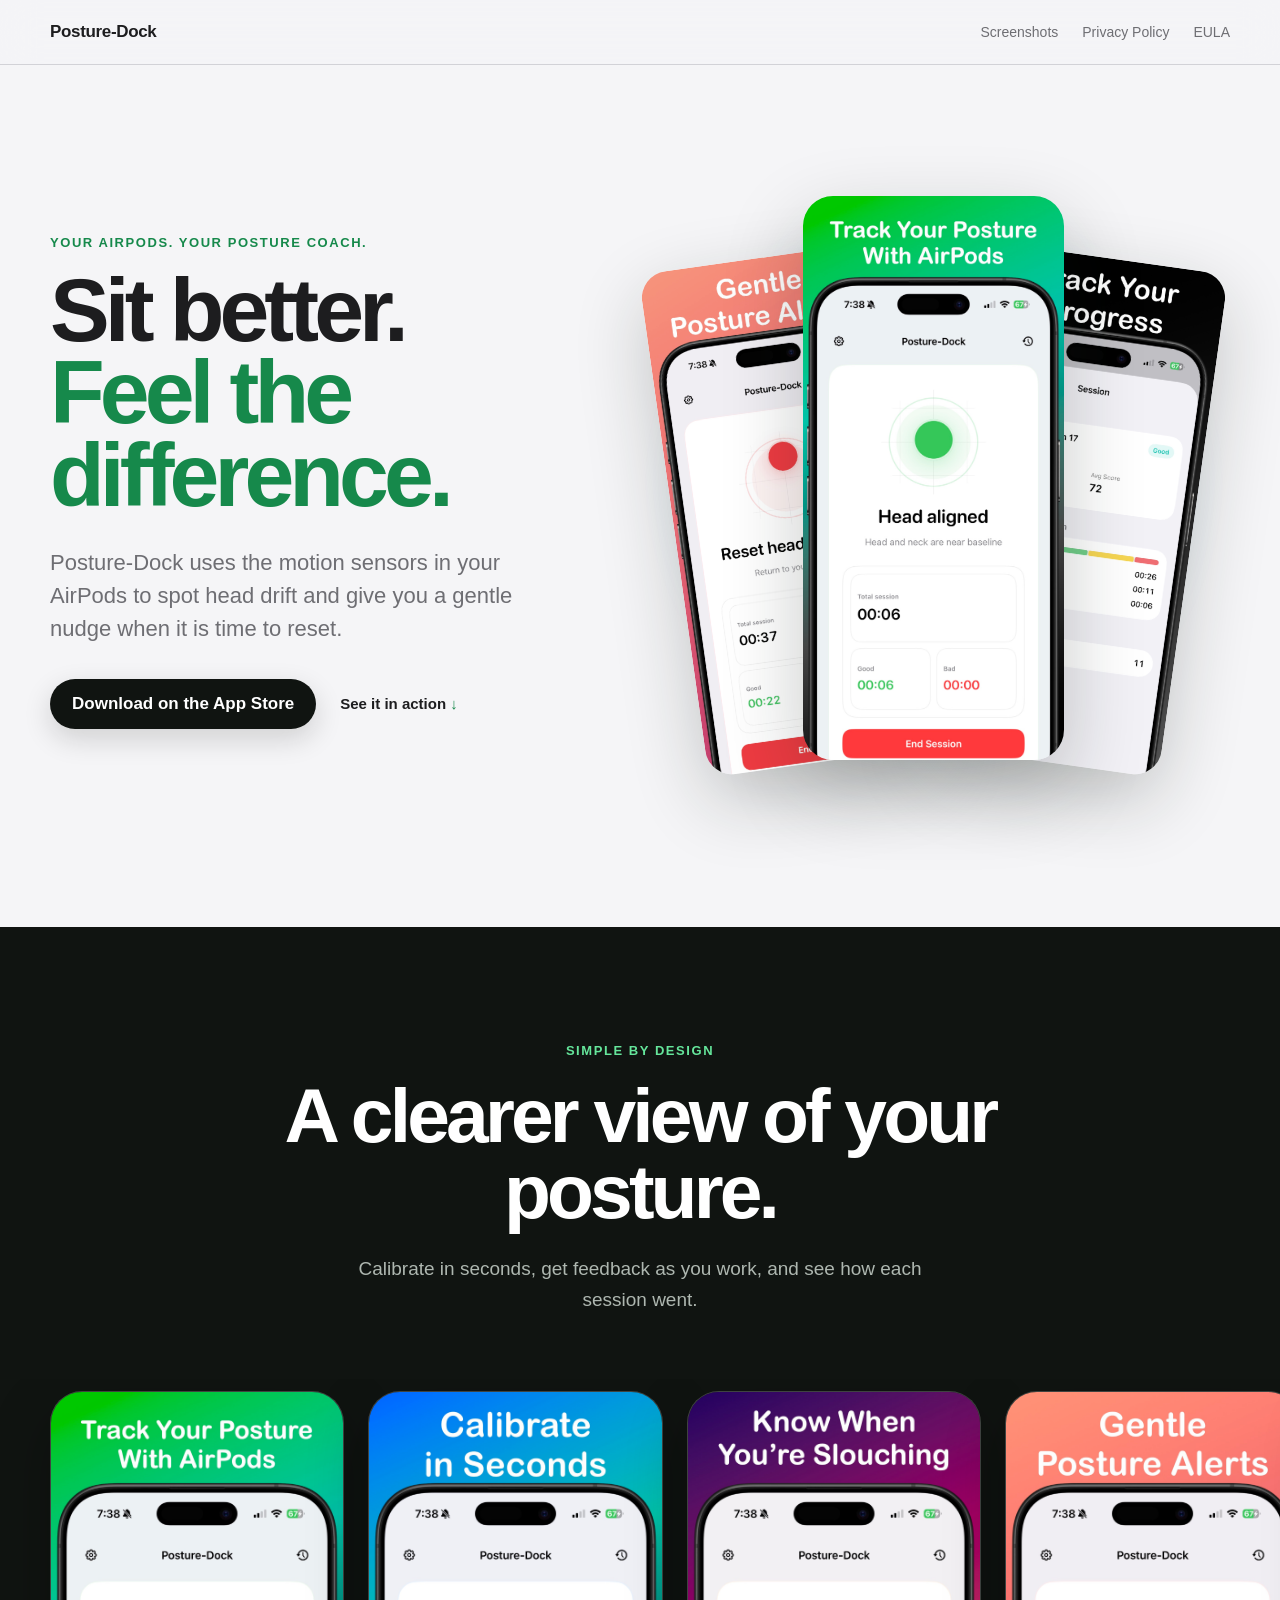
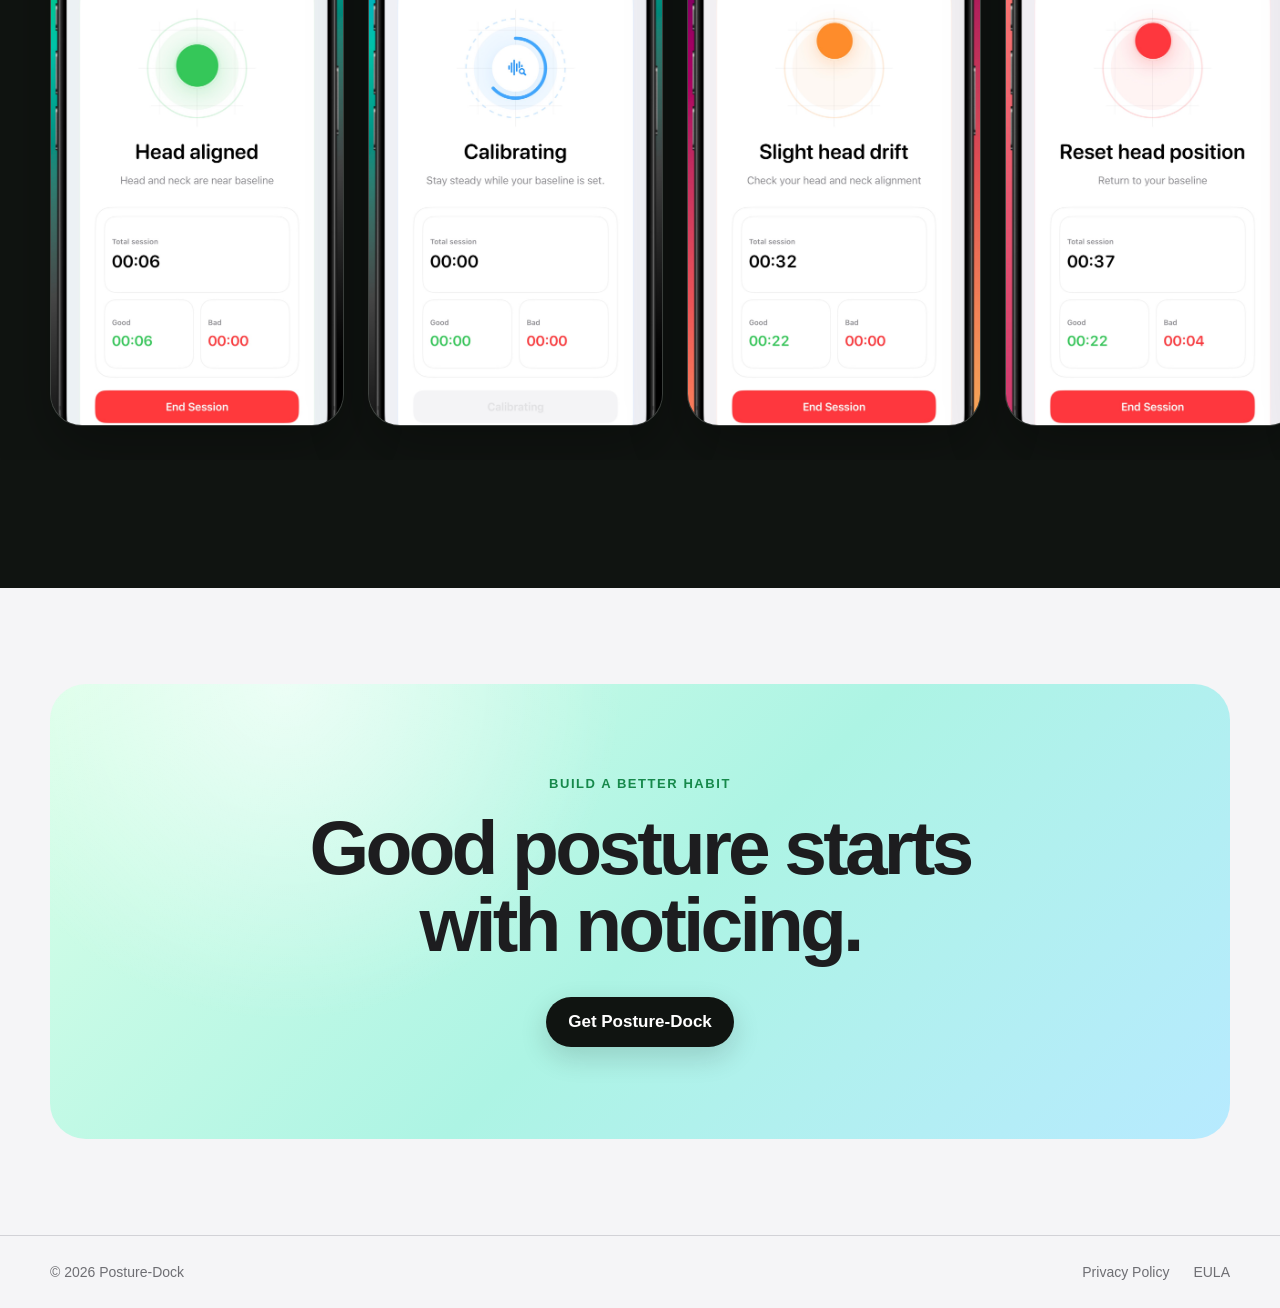
<file: index.html>
<!doctype html>
<html lang="en">
  <head>
    <meta charset="utf-8">
    <meta name="viewport" content="width=device-width, initial-scale=1">
    <meta
      name="description"
      content="Posture-Dock turns compatible AirPods into a gentle posture coach, with live feedback, alerts, and session history."
    >
    <meta name="theme-color" content="#f5f5f7">
    <meta property="og:title" content="Posture-Dock">
    <meta
      property="og:description"
      content="Real-time posture feedback powered by your AirPods."
    >
    <meta property="og:type" content="website">
    <title>Posture-Dock</title>
    <link rel="stylesheet" href="styles.css">
  </head>
  <body>
    <a class="skip-link" href="#main-content">Skip to main content</a>

    <header class="site-header">
      <div class="container nav-shell">
        <a class="brand" href="index.html" aria-label="Posture-Dock home">
          Posture-Dock
        </a>
        <nav aria-label="Primary navigation">
          <a href="#screenshots">Screenshots</a>
          <a href="privacy-policy.html">Privacy Policy</a>
          <a href="eula.html">EULA</a>
        </nav>
      </div>
    </header>

    <main id="main-content" class="home-main">
      <section class="hero">
        <div class="container hero-grid">
          <div class="hero-copy">
            <p class="eyebrow">Your AirPods. Your posture coach.</p>
            <h1>Sit better.<br><span>Feel the difference.</span></h1>
            <p class="hero-description">
              Posture-Dock uses the motion sensors in your AirPods to spot head
              drift and give you a gentle nudge when it is time to reset.
            </p>
            <div class="hero-actions">
              <a
                class="button button-primary"
                href="https://apps.apple.com/us/app/posture-dock/id6781493871"
              >
                Download on the App Store
              </a>
              <a class="text-button" href="#screenshots">See it in action</a>
            </div>
          </div>

          <div class="hero-visual" aria-label="Posture-Dock app previews">
            <div class="hero-glow"></div>
            <img
              class="hero-screen hero-screen-left"
              src="app-screenshots/posture-alerts.jpeg"
              alt="Posture-Dock showing a posture alert"
            >
            <img
              class="hero-screen hero-screen-center"
              src="app-screenshots/posture-tracking.jpeg"
              alt="Posture-Dock showing live aligned posture"
            >
            <img
              class="hero-screen hero-screen-right"
              src="app-screenshots/posture-progress.jpeg"
              alt="Posture-Dock session progress summary"
            >
          </div>
        </div>
      </section>

      <section id="screenshots" class="showcase" aria-labelledby="showcase-title">
        <div class="container showcase-heading">
          <p class="eyebrow">Simple by design</p>
          <h2 id="showcase-title">A clearer view of your posture.</h2>
          <p>Calibrate in seconds, get feedback as you work, and see how each session went.</p>
        </div>

        <div class="screenshot-scroll" tabindex="0" aria-label="App screenshot gallery">
          <figure class="screenshot-card">
            <img src="app-screenshots/posture-tracking.jpeg" alt="Live posture tracking with AirPods" loading="lazy">
          </figure>
          <figure class="screenshot-card">
            <img src="app-screenshots/posture-calibration.jpeg" alt="Quick posture calibration" loading="lazy">
          </figure>
          <figure class="screenshot-card">
            <img src="app-screenshots/posture-drift.jpeg" alt="Slight head drift feedback" loading="lazy">
          </figure>
          <figure class="screenshot-card">
            <img src="app-screenshots/posture-alerts.jpeg" alt="Gentle posture alert" loading="lazy">
          </figure>
          <figure class="screenshot-card">
            <img src="app-screenshots/posture-progress.jpeg" alt="Posture session progress and breakdown" loading="lazy">
          </figure>
        </div>
      </section>

      <section class="closing-cta">
        <div class="container closing-card">
          <p class="eyebrow">Build a better habit</p>
          <h2>Good posture starts with noticing.</h2>
          <a
            class="button button-primary"
            href="https://apps.apple.com/us/app/posture-dock/id6781493871"
          >
            Get Posture-Dock
          </a>
        </div>
      </section>
    </main>

    <footer class="site-footer">
      <div class="container footer-content">
        <p>&copy; 2026 Posture-Dock</p>
        <nav aria-label="Footer navigation">
          <a href="privacy-policy.html">Privacy Policy</a>
          <a href="eula.html">EULA</a>
        </nav>
      </div>
    </footer>
  </body>
</html>
</file>
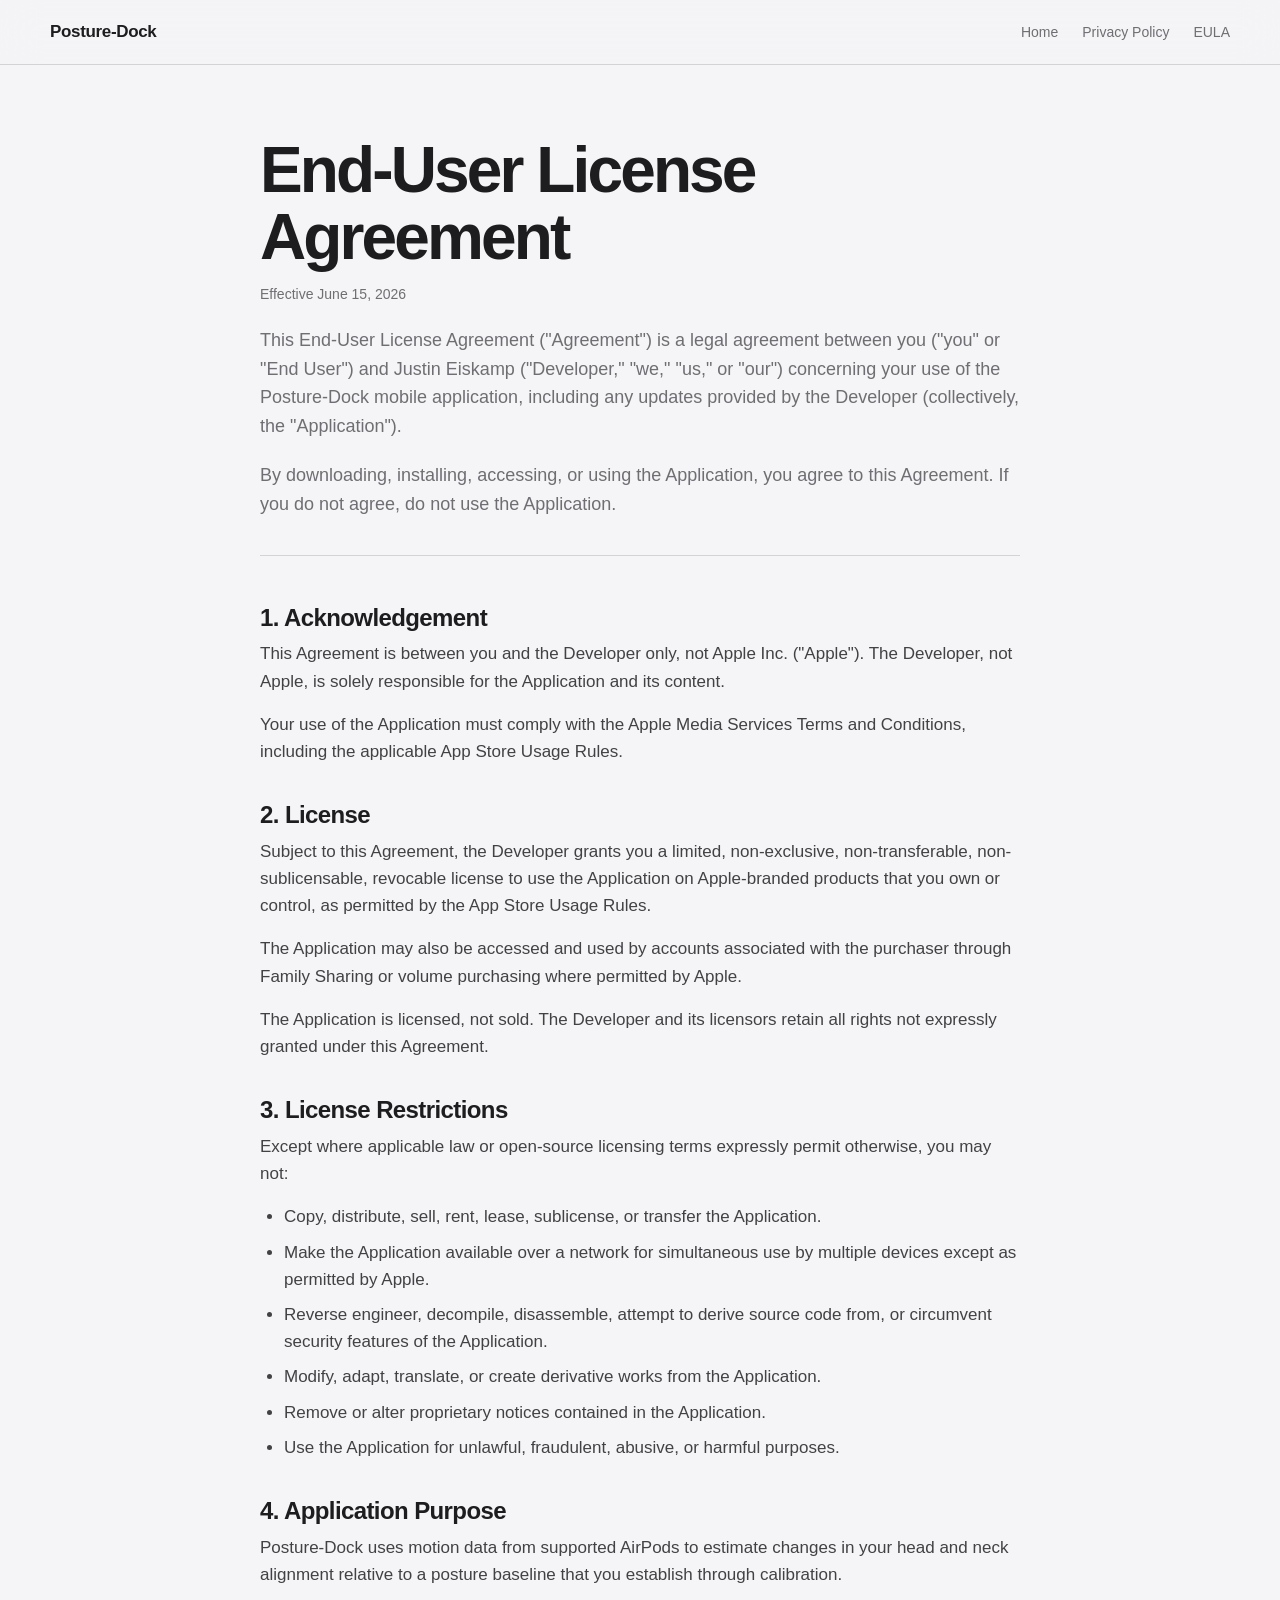
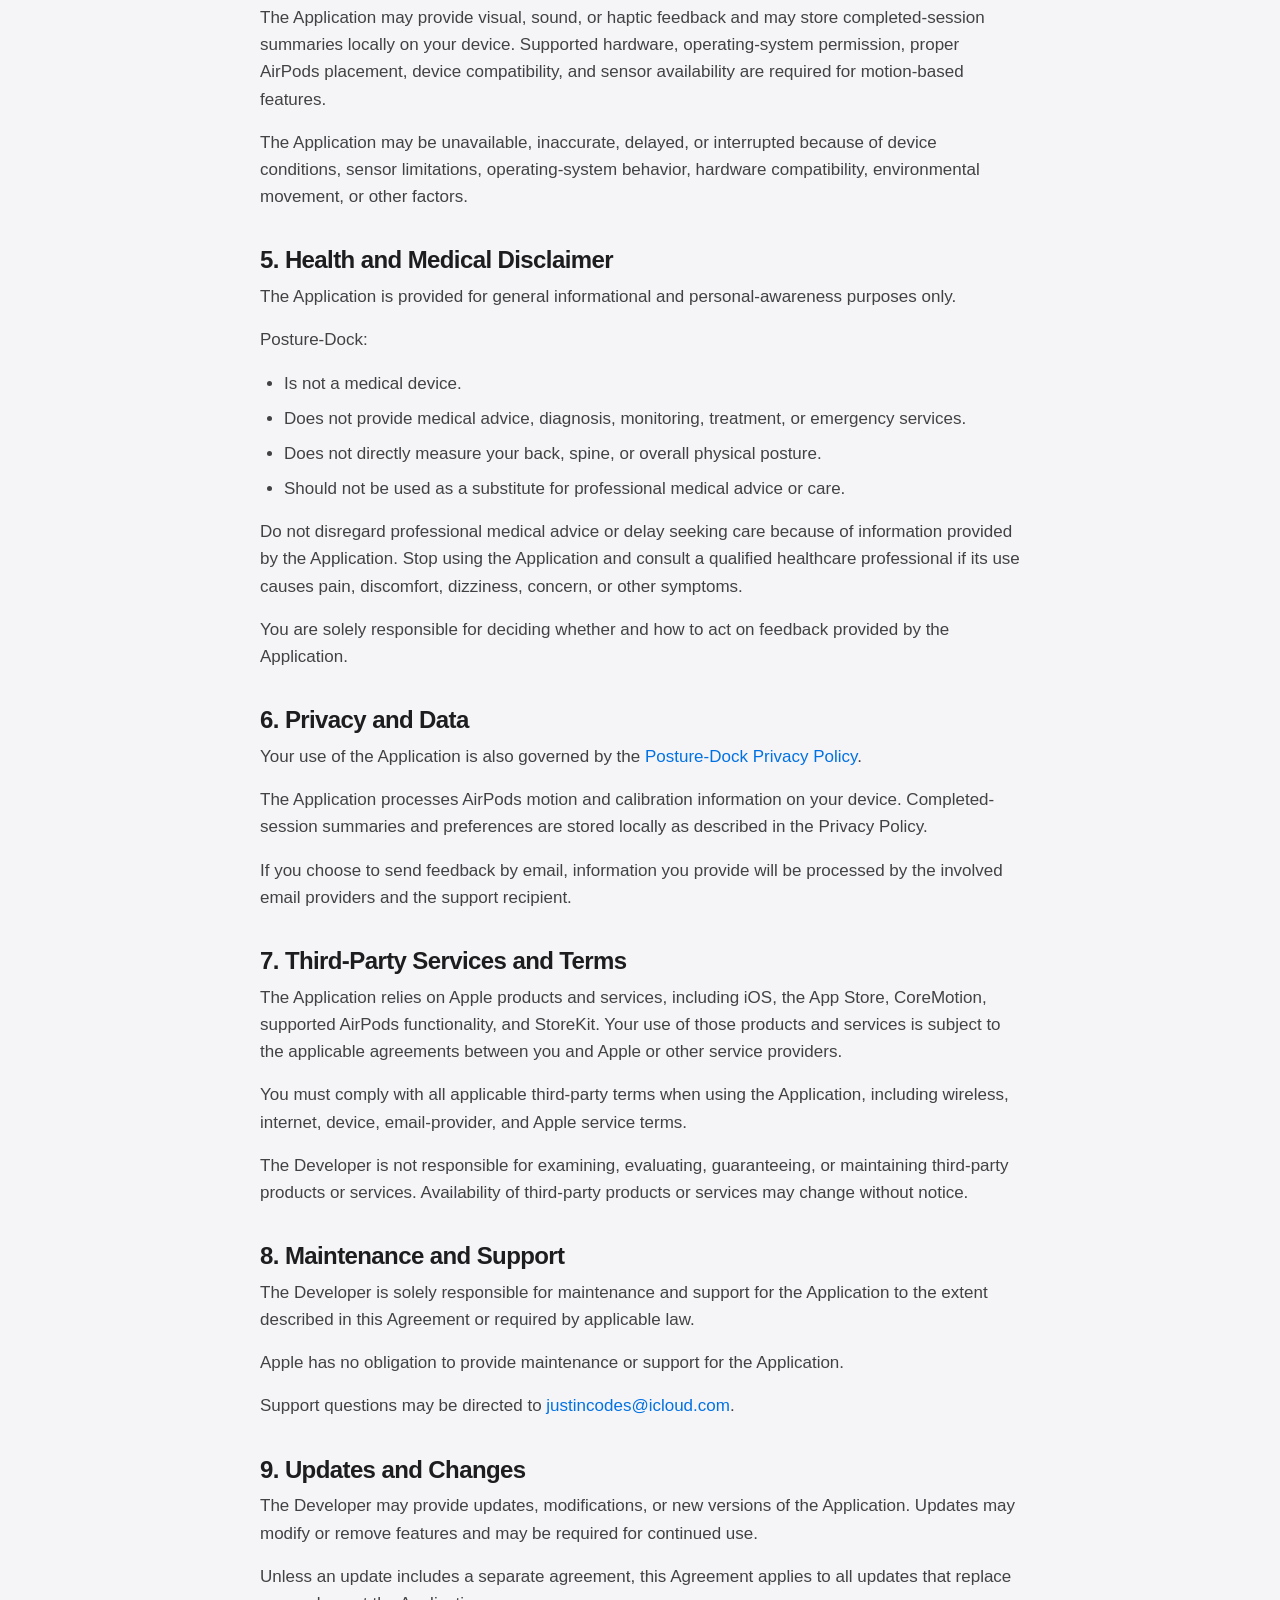
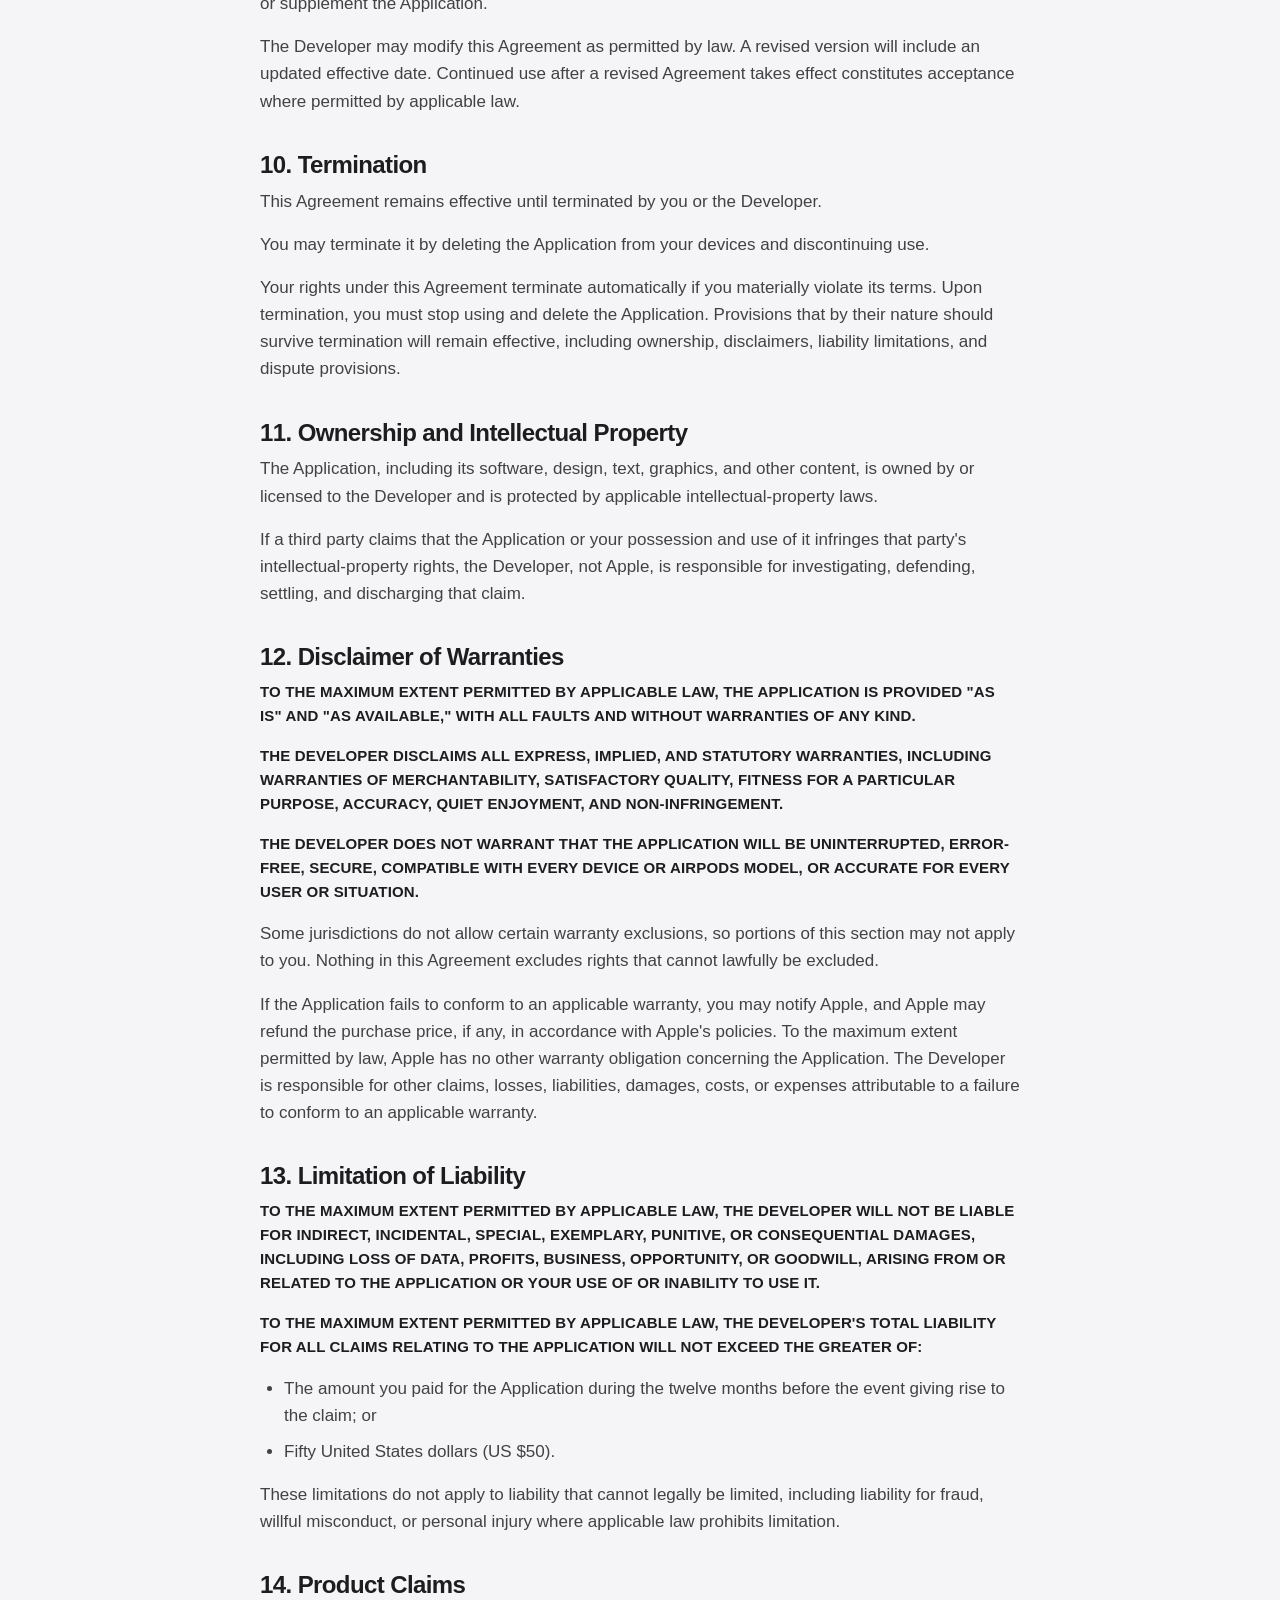
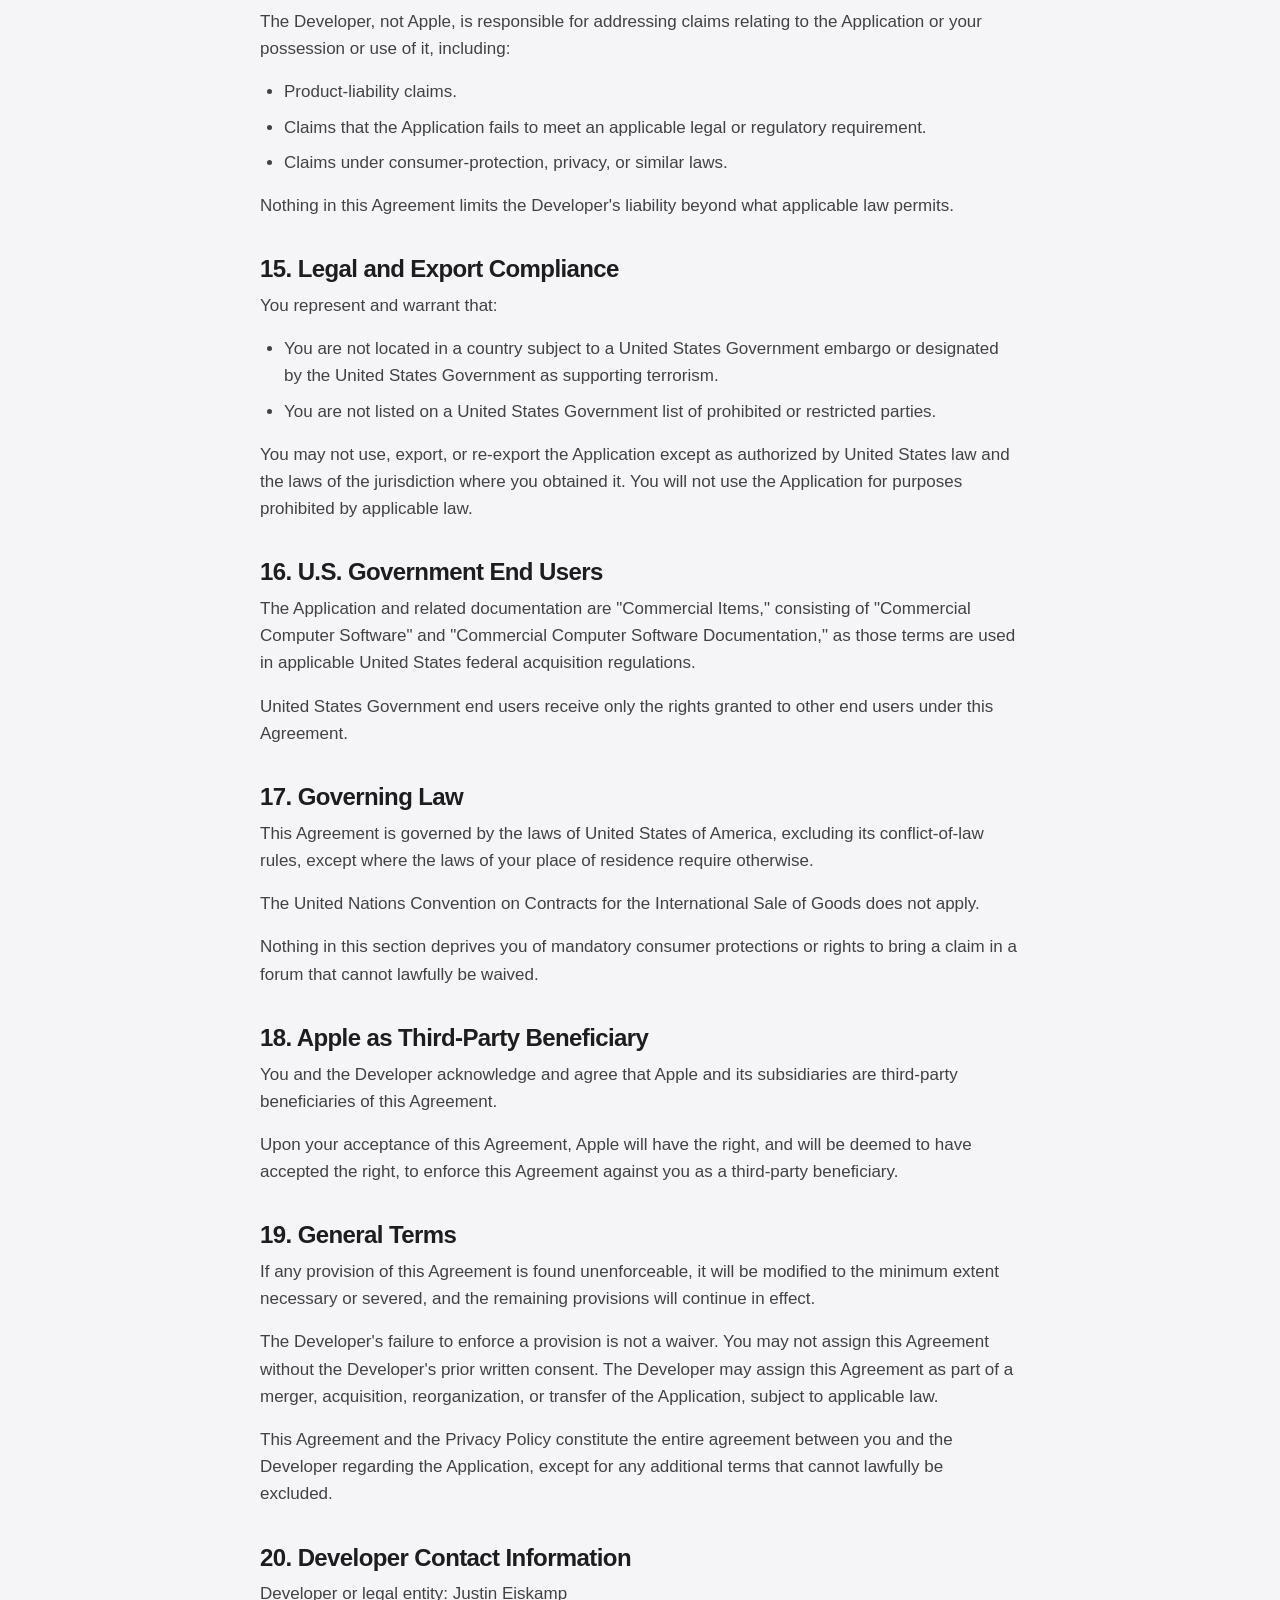
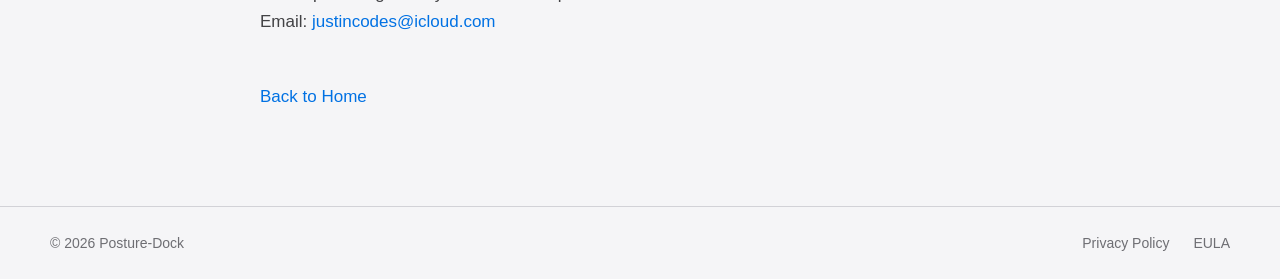
<file: eula.html>
<!doctype html>
<html lang="en">
  <head>
    <meta charset="utf-8">
    <meta name="viewport" content="width=device-width, initial-scale=1">
    <meta
      name="description"
      content="Read the End-User License Agreement governing your use of Posture-Dock."
    >
    <meta name="theme-color" content="#f5f5f7">
    <meta property="og:title" content="End User License Agreement — Posture-Dock">
    <meta
      property="og:description"
      content="View the license terms, health disclaimer, and other conditions that apply to Posture-Dock."
    >
    <meta property="og:type" content="website">
    <title>End User License Agreement — Posture-Dock</title>
    <link rel="stylesheet" href="styles.css">
  </head>
  <body class="legal-page">
    <a class="skip-link" href="#main-content">Skip to main content</a>

    <header class="site-header">
      <div class="container nav-shell">
        <a class="brand" href="index.html" aria-label="Posture-Dock home">
          Posture-Dock
        </a>
        <nav aria-label="Primary navigation">
          <a href="index.html">Home</a>
          <a href="privacy-policy.html">Privacy Policy</a>
          <a href="eula.html" aria-current="page">EULA</a>
        </nav>
      </div>
    </header>

    <main id="main-content" class="legal-main">
      <article class="container legal-document">
        <header class="legal-heading">
          <h1>End-User License Agreement</h1>
          <p class="legal-date">Effective June 15, 2026</p>
          <p>
            This End-User License Agreement ("Agreement") is a legal agreement
            between you ("you" or "End User") and Justin Eiskamp ("Developer,"
            "we," "us," or "our") concerning your use of the Posture-Dock mobile
            application, including any updates provided by the Developer
            (collectively, the "Application").
          </p>
          <p>
            By downloading, installing, accessing, or using the Application, you
            agree to this Agreement. If you do not agree, do not use the
            Application.
          </p>
        </header>

        <section>
          <h2>1. Acknowledgement</h2>
          <p>
            This Agreement is between you and the Developer only, not Apple Inc.
            ("Apple"). The Developer, not Apple, is solely responsible for the
            Application and its content.
          </p>
          <p>
            Your use of the Application must comply with the Apple Media
            Services Terms and Conditions, including the applicable App Store
            Usage Rules.
          </p>
        </section>

        <section>
          <h2>2. License</h2>
          <p>
            Subject to this Agreement, the Developer grants you a limited,
            non-exclusive, non-transferable, non-sublicensable, revocable
            license to use the Application on Apple-branded products that you
            own or control, as permitted by the App Store Usage Rules.
          </p>
          <p>
            The Application may also be accessed and used by accounts associated
            with the purchaser through Family Sharing or volume purchasing where
            permitted by Apple.
          </p>
          <p>
            The Application is licensed, not sold. The Developer and its
            licensors retain all rights not expressly granted under this
            Agreement.
          </p>
        </section>

        <section>
          <h2>3. License Restrictions</h2>
          <p>
            Except where applicable law or open-source licensing terms expressly
            permit otherwise, you may not:
          </p>
          <ul>
            <li>
              Copy, distribute, sell, rent, lease, sublicense, or transfer the
              Application.
            </li>
            <li>
              Make the Application available over a network for simultaneous use
              by multiple devices except as permitted by Apple.
            </li>
            <li>
              Reverse engineer, decompile, disassemble, attempt to derive source
              code from, or circumvent security features of the Application.
            </li>
            <li>
              Modify, adapt, translate, or create derivative works from the
              Application.
            </li>
            <li>
              Remove or alter proprietary notices contained in the Application.
            </li>
            <li>
              Use the Application for unlawful, fraudulent, abusive, or harmful
              purposes.
            </li>
          </ul>
        </section>

        <section>
          <h2>4. Application Purpose</h2>
          <p>
            Posture-Dock uses motion data from supported AirPods to estimate
            changes in your head and neck alignment relative to a posture
            baseline that you establish through calibration.
          </p>
          <p>
            The Application may provide visual, sound, or haptic feedback and
            may store completed-session summaries locally on your device.
            Supported hardware, operating-system permission, proper AirPods
            placement, device compatibility, and sensor availability are
            required for motion-based features.
          </p>
          <p>
            The Application may be unavailable, inaccurate, delayed, or
            interrupted because of device conditions, sensor limitations,
            operating-system behavior, hardware compatibility, environmental
            movement, or other factors.
          </p>
        </section>

        <section>
          <h2>5. Health and Medical Disclaimer</h2>
          <p>
            The Application is provided for general informational and
            personal-awareness purposes only.
          </p>
          <p>Posture-Dock:</p>
          <ul>
            <li>Is not a medical device.</li>
            <li>
              Does not provide medical advice, diagnosis, monitoring, treatment,
              or emergency services.
            </li>
            <li>
              Does not directly measure your back, spine, or overall physical
              posture.
            </li>
            <li>
              Should not be used as a substitute for professional medical advice
              or care.
            </li>
          </ul>
          <p>
            Do not disregard professional medical advice or delay seeking care
            because of information provided by the Application. Stop using the
            Application and consult a qualified healthcare professional if its
            use causes pain, discomfort, dizziness, concern, or other symptoms.
          </p>
          <p>
            You are solely responsible for deciding whether and how to act on
            feedback provided by the Application.
          </p>
        </section>

        <section>
          <h2>6. Privacy and Data</h2>
          <p>
            Your use of the Application is also governed by the
            <a class="text-link" href="privacy-policy.html">
              Posture-Dock Privacy Policy</a>.
          </p>
          <p>
            The Application processes AirPods motion and calibration information
            on your device. Completed-session summaries and preferences are
            stored locally as described in the Privacy Policy.
          </p>
          <p>
            If you choose to send feedback by email, information you provide
            will be processed by the involved email providers and the support
            recipient.
          </p>
        </section>

        <section>
          <h2>7. Third-Party Services and Terms</h2>
          <p>
            The Application relies on Apple products and services, including
            iOS, the App Store, CoreMotion, supported AirPods functionality, and
            StoreKit. Your use of those products and services is subject to the
            applicable agreements between you and Apple or other service
            providers.
          </p>
          <p>
            You must comply with all applicable third-party terms when using the
            Application, including wireless, internet, device, email-provider,
            and Apple service terms.
          </p>
          <p>
            The Developer is not responsible for examining, evaluating,
            guaranteeing, or maintaining third-party products or services.
            Availability of third-party products or services may change without
            notice.
          </p>
        </section>

        <section>
          <h2>8. Maintenance and Support</h2>
          <p>
            The Developer is solely responsible for maintenance and support for
            the Application to the extent described in this Agreement or
            required by applicable law.
          </p>
          <p>
            Apple has no obligation to provide maintenance or support for the
            Application.
          </p>
          <p>
            Support questions may be directed to
            <a class="text-link" href="mailto:justincodes@icloud.com">
              justincodes@icloud.com</a>.
          </p>
        </section>

        <section>
          <h2>9. Updates and Changes</h2>
          <p>
            The Developer may provide updates, modifications, or new versions of
            the Application. Updates may modify or remove features and may be
            required for continued use.
          </p>
          <p>
            Unless an update includes a separate agreement, this Agreement
            applies to all updates that replace or supplement the Application.
          </p>
          <p>
            The Developer may modify this Agreement as permitted by law. A
            revised version will include an updated effective date. Continued
            use after a revised Agreement takes effect constitutes acceptance
            where permitted by applicable law.
          </p>
        </section>

        <section>
          <h2>10. Termination</h2>
          <p>
            This Agreement remains effective until terminated by you or the
            Developer.
          </p>
          <p>
            You may terminate it by deleting the Application from your devices
            and discontinuing use.
          </p>
          <p>
            Your rights under this Agreement terminate automatically if you
            materially violate its terms. Upon termination, you must stop using
            and delete the Application. Provisions that by their nature should
            survive termination will remain effective, including ownership,
            disclaimers, liability limitations, and dispute provisions.
          </p>
        </section>

        <section>
          <h2>11. Ownership and Intellectual Property</h2>
          <p>
            The Application, including its software, design, text, graphics, and
            other content, is owned by or licensed to the Developer and is
            protected by applicable intellectual-property laws.
          </p>
          <p>
            If a third party claims that the Application or your possession and
            use of it infringes that party's intellectual-property rights, the
            Developer, not Apple, is responsible for investigating, defending,
            settling, and discharging that claim.
          </p>
        </section>

        <section>
          <h2>12. Disclaimer of Warranties</h2>
          <p class="legal-emphasis">
            TO THE MAXIMUM EXTENT PERMITTED BY APPLICABLE LAW, THE APPLICATION
            IS PROVIDED "AS IS" AND "AS AVAILABLE," WITH ALL FAULTS AND WITHOUT
            WARRANTIES OF ANY KIND.
          </p>
          <p class="legal-emphasis">
            THE DEVELOPER DISCLAIMS ALL EXPRESS, IMPLIED, AND STATUTORY
            WARRANTIES, INCLUDING WARRANTIES OF MERCHANTABILITY, SATISFACTORY
            QUALITY, FITNESS FOR A PARTICULAR PURPOSE, ACCURACY, QUIET ENJOYMENT,
            AND NON-INFRINGEMENT.
          </p>
          <p class="legal-emphasis">
            THE DEVELOPER DOES NOT WARRANT THAT THE APPLICATION WILL BE
            UNINTERRUPTED, ERROR-FREE, SECURE, COMPATIBLE WITH EVERY DEVICE OR
            AIRPODS MODEL, OR ACCURATE FOR EVERY USER OR SITUATION.
          </p>
          <p>
            Some jurisdictions do not allow certain warranty exclusions, so
            portions of this section may not apply to you. Nothing in this
            Agreement excludes rights that cannot lawfully be excluded.
          </p>
          <p>
            If the Application fails to conform to an applicable warranty, you
            may notify Apple, and Apple may refund the purchase price, if any, in
            accordance with Apple's policies. To the maximum extent permitted by
            law, Apple has no other warranty obligation concerning the
            Application. The Developer is responsible for other claims, losses,
            liabilities, damages, costs, or expenses attributable to a failure
            to conform to an applicable warranty.
          </p>
        </section>

        <section>
          <h2>13. Limitation of Liability</h2>
          <p class="legal-emphasis">
            TO THE MAXIMUM EXTENT PERMITTED BY APPLICABLE LAW, THE DEVELOPER WILL
            NOT BE LIABLE FOR INDIRECT, INCIDENTAL, SPECIAL, EXEMPLARY, PUNITIVE,
            OR CONSEQUENTIAL DAMAGES, INCLUDING LOSS OF DATA, PROFITS, BUSINESS,
            OPPORTUNITY, OR GOODWILL, ARISING FROM OR RELATED TO THE APPLICATION
            OR YOUR USE OF OR INABILITY TO USE IT.
          </p>
          <p class="legal-emphasis">
            TO THE MAXIMUM EXTENT PERMITTED BY APPLICABLE LAW, THE DEVELOPER'S
            TOTAL LIABILITY FOR ALL CLAIMS RELATING TO THE APPLICATION WILL NOT
            EXCEED THE GREATER OF:
          </p>
          <ul>
            <li>
              The amount you paid for the Application during the twelve months
              before the event giving rise to the claim; or
            </li>
            <li>Fifty United States dollars (US $50).</li>
          </ul>
          <p>
            These limitations do not apply to liability that cannot legally be
            limited, including liability for fraud, willful misconduct, or
            personal injury where applicable law prohibits limitation.
          </p>
        </section>

        <section>
          <h2>14. Product Claims</h2>
          <p>
            The Developer, not Apple, is responsible for addressing claims
            relating to the Application or your possession or use of it,
            including:
          </p>
          <ul>
            <li>Product-liability claims.</li>
            <li>
              Claims that the Application fails to meet an applicable legal or
              regulatory requirement.
            </li>
            <li>
              Claims under consumer-protection, privacy, or similar laws.
            </li>
          </ul>
          <p>
            Nothing in this Agreement limits the Developer's liability beyond
            what applicable law permits.
          </p>
        </section>

        <section>
          <h2>15. Legal and Export Compliance</h2>
          <p>You represent and warrant that:</p>
          <ul>
            <li>
              You are not located in a country subject to a United States
              Government embargo or designated by the United States Government
              as supporting terrorism.
            </li>
            <li>
              You are not listed on a United States Government list of
              prohibited or restricted parties.
            </li>
          </ul>
          <p>
            You may not use, export, or re-export the Application except as
            authorized by United States law and the laws of the jurisdiction
            where you obtained it. You will not use the Application for purposes
            prohibited by applicable law.
          </p>
        </section>

        <section>
          <h2>16. U.S. Government End Users</h2>
          <p>
            The Application and related documentation are "Commercial Items,"
            consisting of "Commercial Computer Software" and "Commercial
            Computer Software Documentation," as those terms are used in
            applicable United States federal acquisition regulations.
          </p>
          <p>
            United States Government end users receive only the rights granted
            to other end users under this Agreement.
          </p>
        </section>

        <section>
          <h2>17. Governing Law</h2>
          <p>
            This Agreement is governed by the laws of United States of America,
            excluding its conflict-of-law rules, except where the laws of your
            place of residence require otherwise.
          </p>
          <p>
            The United Nations Convention on Contracts for the International
            Sale of Goods does not apply.
          </p>
          <p>
            Nothing in this section deprives you of mandatory consumer
            protections or rights to bring a claim in a forum that cannot
            lawfully be waived.
          </p>
        </section>

        <section>
          <h2>18. Apple as Third-Party Beneficiary</h2>
          <p>
            You and the Developer acknowledge and agree that Apple and its
            subsidiaries are third-party beneficiaries of this Agreement.
          </p>
          <p>
            Upon your acceptance of this Agreement, Apple will have the right,
            and will be deemed to have accepted the right, to enforce this
            Agreement against you as a third-party beneficiary.
          </p>
        </section>

        <section>
          <h2>19. General Terms</h2>
          <p>
            If any provision of this Agreement is found unenforceable, it will
            be modified to the minimum extent necessary or severed, and the
            remaining provisions will continue in effect.
          </p>
          <p>
            The Developer's failure to enforce a provision is not a waiver. You
            may not assign this Agreement without the Developer's prior written
            consent. The Developer may assign this Agreement as part of a
            merger, acquisition, reorganization, or transfer of the Application,
            subject to applicable law.
          </p>
          <p>
            This Agreement and the Privacy Policy constitute the entire
            agreement between you and the Developer regarding the Application,
            except for any additional terms that cannot lawfully be excluded.
          </p>
        </section>

        <section>
          <h2>20. Developer Contact Information</h2>
          <p>
            Developer or legal entity: Justin Eiskamp<br>
            Email:
            <a class="text-link" href="mailto:justincodes@icloud.com">
              justincodes@icloud.com
            </a>
          </p>
        </section>

        <a class="text-link back-link" href="index.html">Back to Home</a>
      </article>
    </main>

    <footer class="site-footer">
      <div class="container footer-content">
        <p>&copy; 2026 Posture-Dock</p>
        <nav aria-label="Footer navigation">
          <a href="privacy-policy.html">Privacy Policy</a>
          <a href="eula.html" aria-current="page">EULA</a>
        </nav>
      </div>
    </footer>
  </body>
</html>
</file>
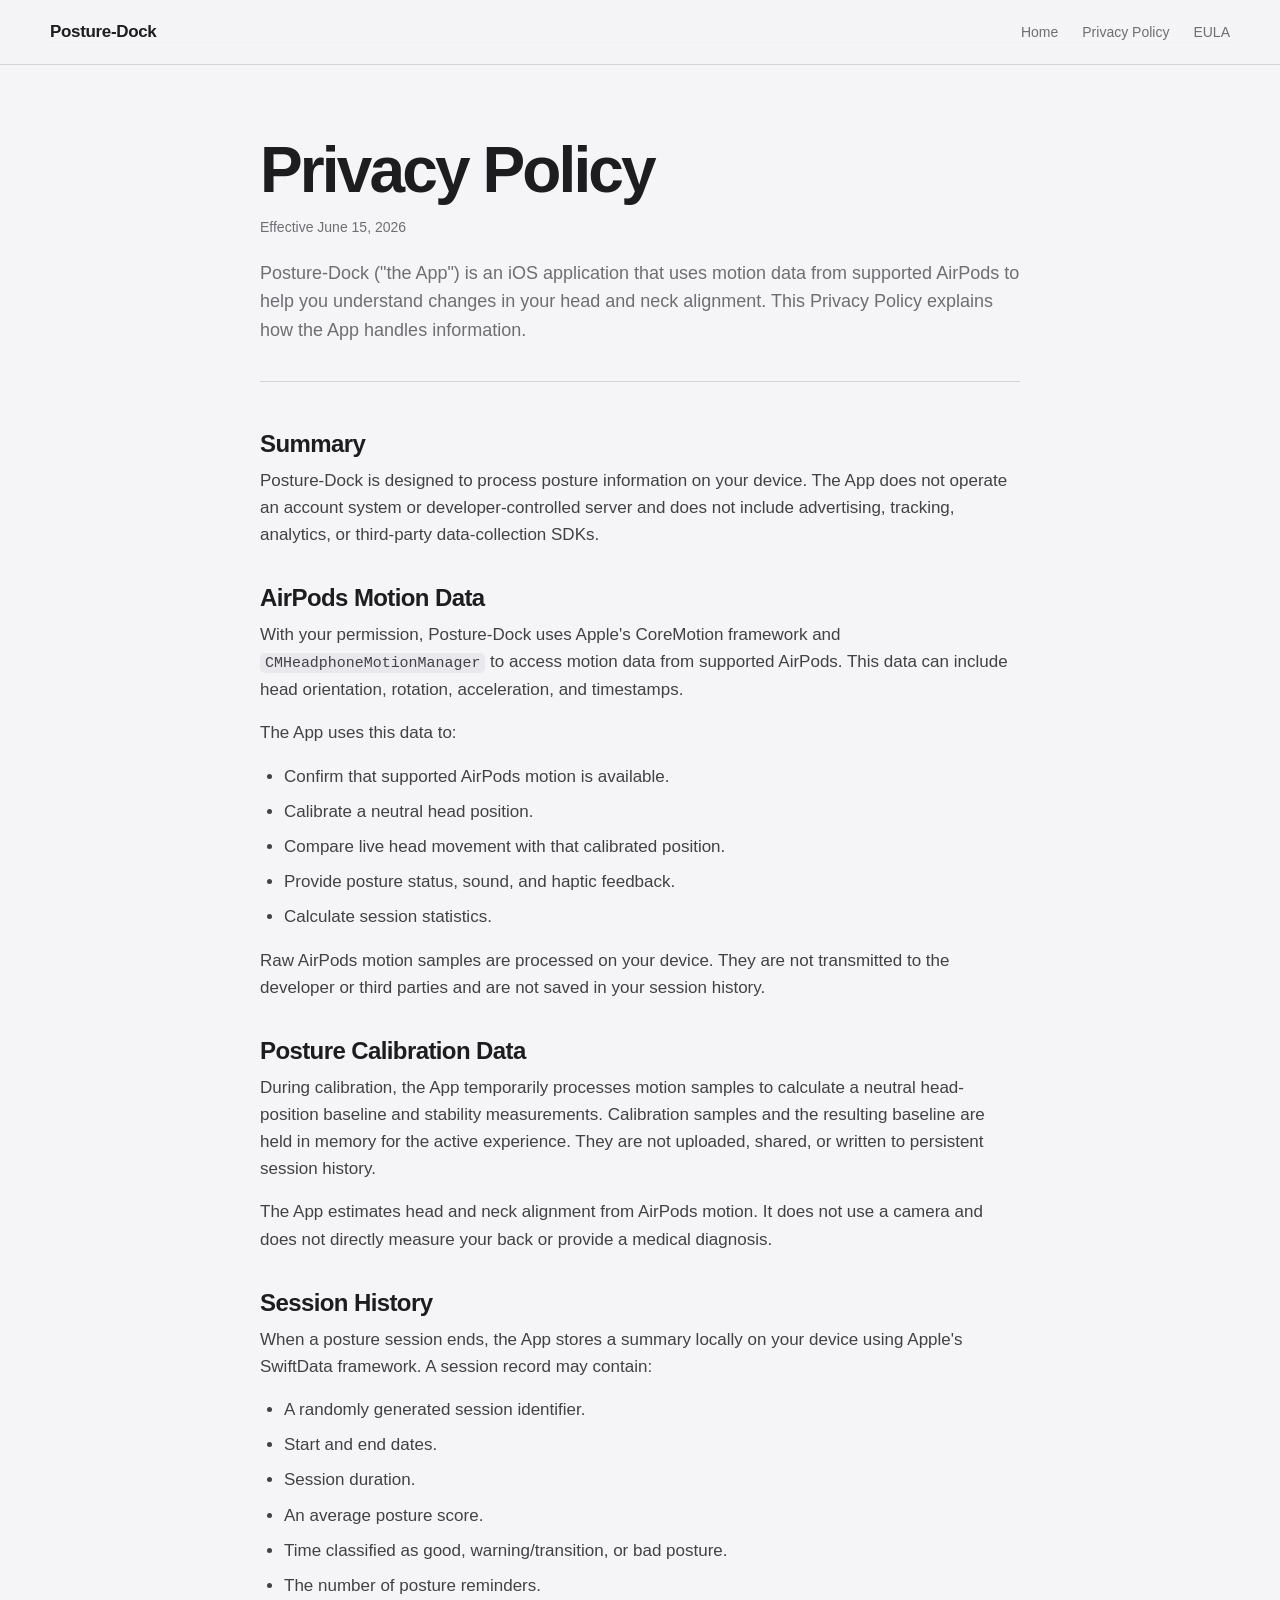
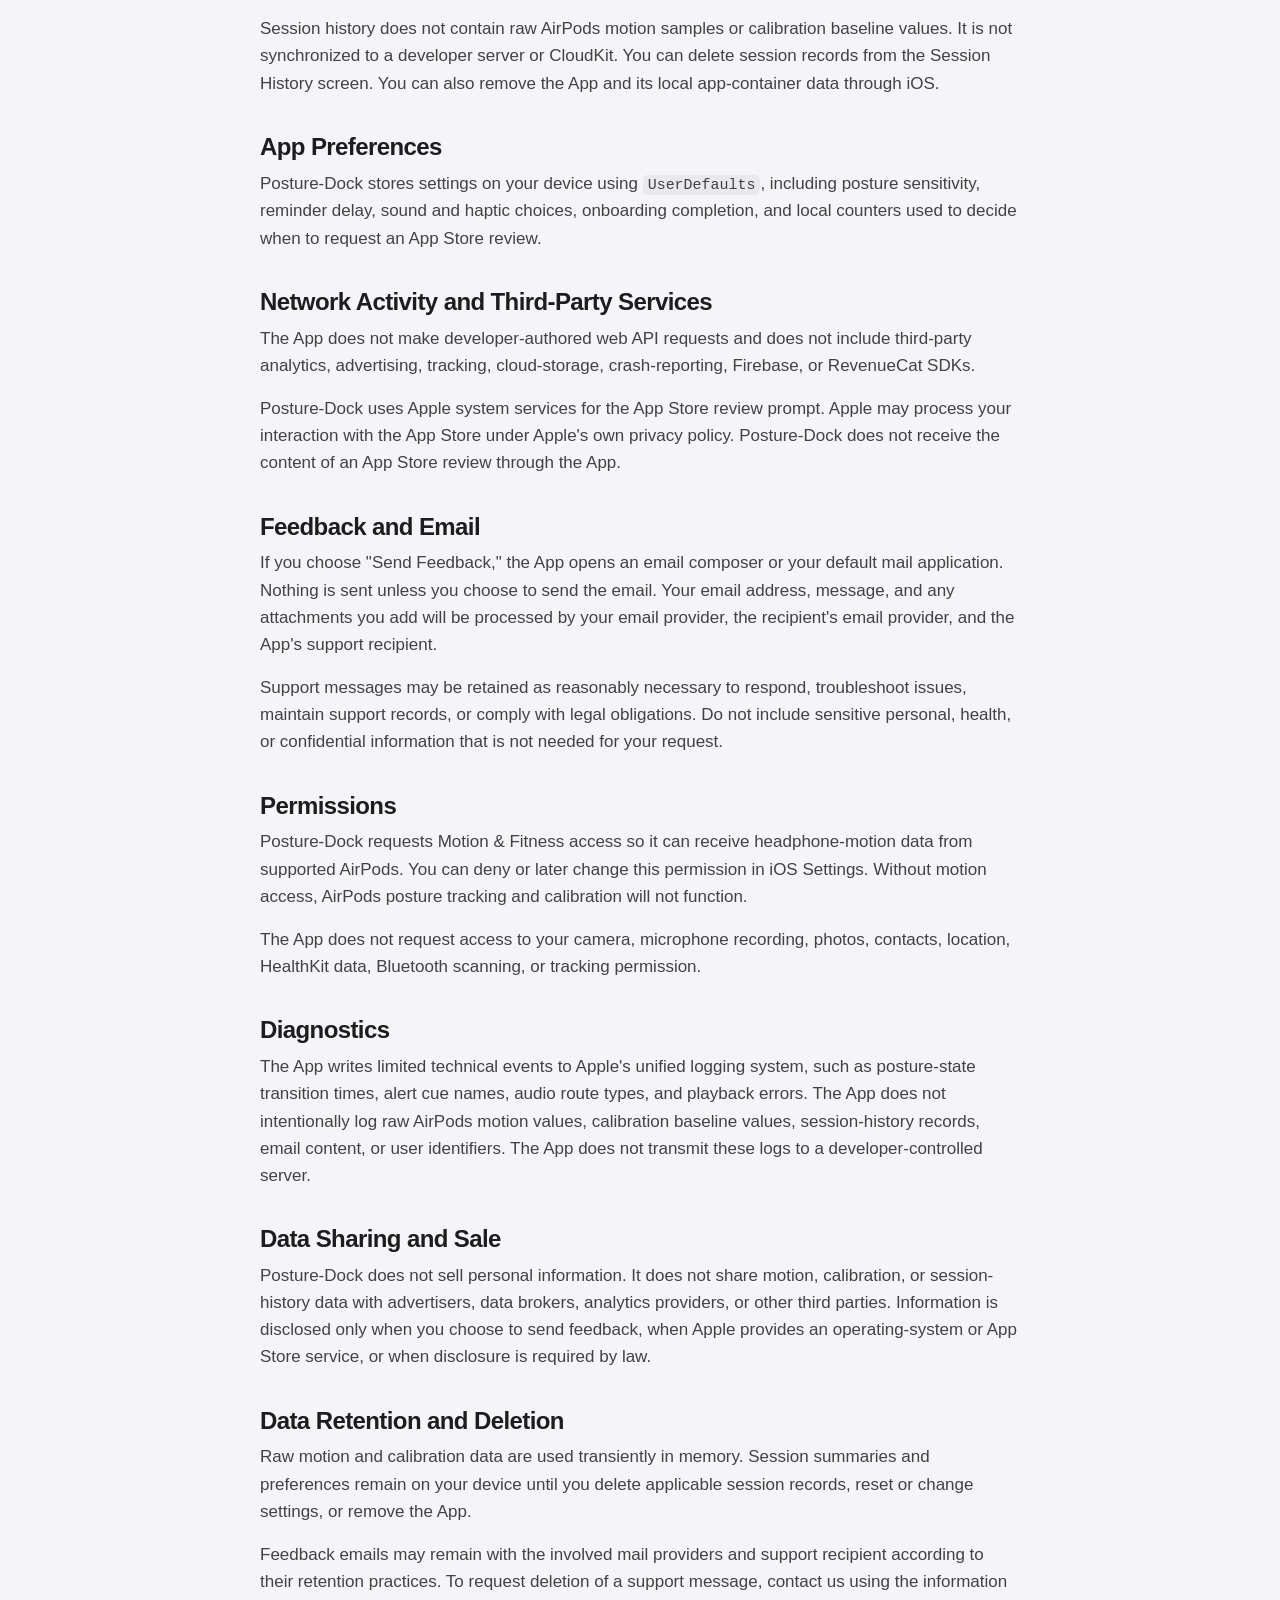
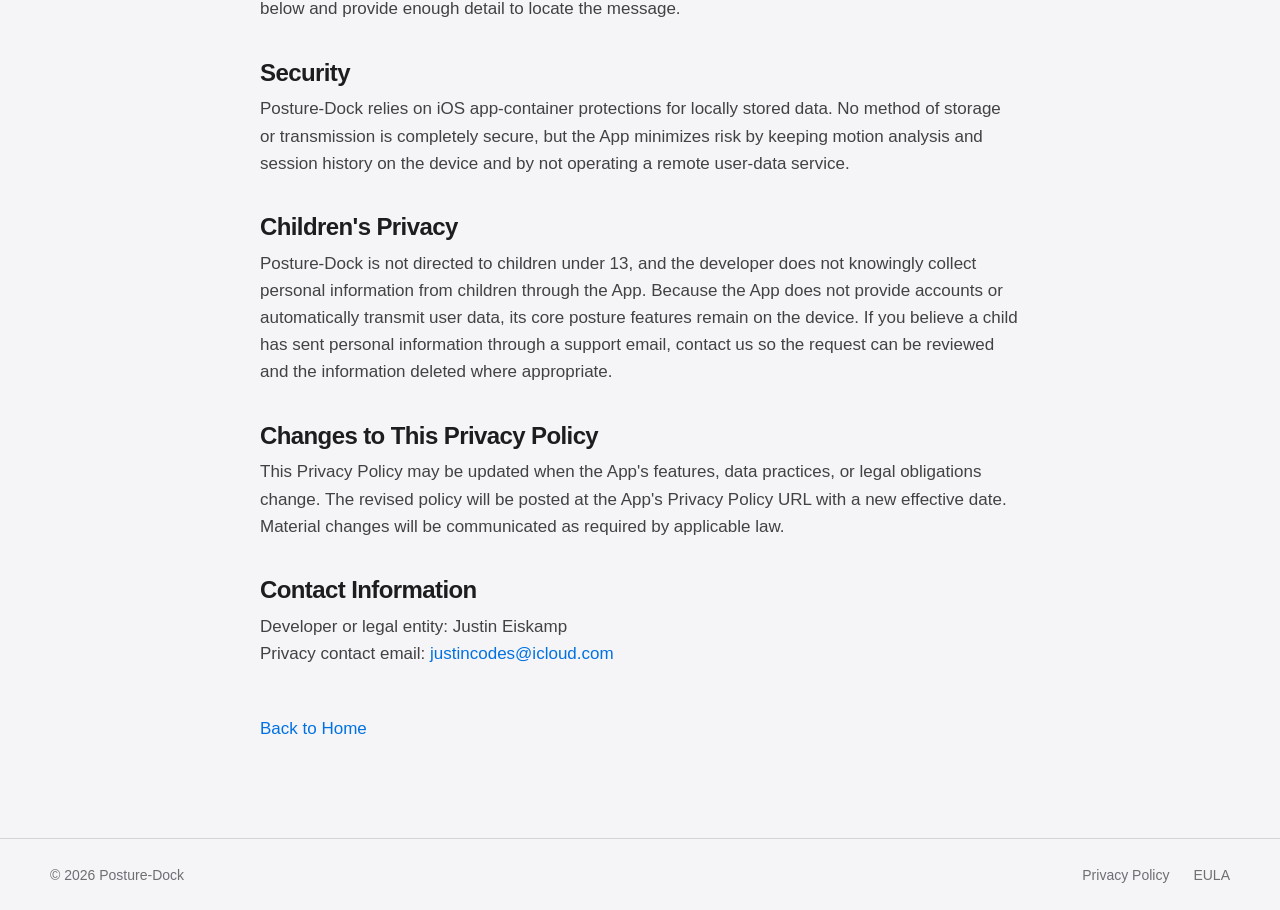
<file: privacy-policy.html>
<!doctype html>
<html lang="en">
  <head>
    <meta charset="utf-8">
    <meta name="viewport" content="width=device-width, initial-scale=1">
    <meta
      name="description"
      content="Read the Posture-Dock privacy policy and learn how motion and session data remain on your device."
    >
    <meta name="theme-color" content="#f5f5f7">
    <meta property="og:title" content="Privacy Policy — Posture-Dock">
    <meta
      property="og:description"
      content="Posture-Dock processes motion data locally and does not collect analytics, use advertising networks, or sell personal information."
    >
    <meta property="og:type" content="website">
    <title>Privacy Policy — Posture-Dock</title>
    <link rel="stylesheet" href="styles.css">
  </head>
  <body class="legal-page">
    <a class="skip-link" href="#main-content">Skip to main content</a>

    <header class="site-header">
      <div class="container nav-shell">
        <a class="brand" href="index.html" aria-label="Posture-Dock home">
          Posture-Dock
        </a>
        <nav aria-label="Primary navigation">
          <a href="index.html">Home</a>
          <a href="privacy-policy.html" aria-current="page">Privacy Policy</a>
          <a href="eula.html">EULA</a>
        </nav>
      </div>
    </header>

    <main id="main-content" class="legal-main">
      <article class="container legal-document">
        <header class="legal-heading">
          <h1>Privacy Policy</h1>
          <p class="legal-date">Effective June 15, 2026</p>
          <p>
            Posture-Dock ("the App") is an iOS application that uses motion data
            from supported AirPods to help you understand changes in your head
            and neck alignment. This Privacy Policy explains how the App handles
            information.
          </p>
        </header>

        <section>
          <h2>Summary</h2>
          <p>
            Posture-Dock is designed to process posture information on your
            device. The App does not operate an account system or
            developer-controlled server and does not include advertising,
            tracking, analytics, or third-party data-collection SDKs.
          </p>
        </section>

        <section>
          <h2>AirPods Motion Data</h2>
          <p>
            With your permission, Posture-Dock uses Apple's CoreMotion framework
            and <code>CMHeadphoneMotionManager</code> to access motion data from
            supported AirPods. This data can include head orientation, rotation,
            acceleration, and timestamps.
          </p>
          <p>The App uses this data to:</p>
          <ul>
            <li>Confirm that supported AirPods motion is available.</li>
            <li>Calibrate a neutral head position.</li>
            <li>Compare live head movement with that calibrated position.</li>
            <li>Provide posture status, sound, and haptic feedback.</li>
            <li>Calculate session statistics.</li>
          </ul>
          <p>
            Raw AirPods motion samples are processed on your device. They are
            not transmitted to the developer or third parties and are not saved
            in your session history.
          </p>
        </section>

        <section>
          <h2>Posture Calibration Data</h2>
          <p>
            During calibration, the App temporarily processes motion samples to
            calculate a neutral head-position baseline and stability
            measurements. Calibration samples and the resulting baseline are
            held in memory for the active experience. They are not uploaded,
            shared, or written to persistent session history.
          </p>
          <p>
            The App estimates head and neck alignment from AirPods motion. It
            does not use a camera and does not directly measure your back or
            provide a medical diagnosis.
          </p>
        </section>

        <section>
          <h2>Session History</h2>
          <p>
            When a posture session ends, the App stores a summary locally on
            your device using Apple's SwiftData framework. A session record may
            contain:
          </p>
          <ul>
            <li>A randomly generated session identifier.</li>
            <li>Start and end dates.</li>
            <li>Session duration.</li>
            <li>An average posture score.</li>
            <li>
              Time classified as good, warning/transition, or bad posture.
            </li>
            <li>The number of posture reminders.</li>
          </ul>
          <p>
            Session history does not contain raw AirPods motion samples or
            calibration baseline values. It is not synchronized to a developer
            server or CloudKit. You can delete session records from the Session
            History screen. You can also remove the App and its local
            app-container data through iOS.
          </p>
        </section>

        <section>
          <h2>App Preferences</h2>
          <p>
            Posture-Dock stores settings on your device using
            <code>UserDefaults</code>, including posture sensitivity, reminder
            delay, sound and haptic choices, onboarding completion, and local
            counters used to decide when to request an App Store review.
          </p>
        </section>

        <section>
          <h2>Network Activity and Third-Party Services</h2>
          <p>
            The App does not make developer-authored web API requests and does
            not include third-party analytics, advertising, tracking,
            cloud-storage, crash-reporting, Firebase, or RevenueCat SDKs.
          </p>
          <p>
            Posture-Dock uses Apple system services for the App Store review
            prompt. Apple may process your interaction with the App Store under
            Apple's own privacy policy. Posture-Dock does not receive the
            content of an App Store review through the App.
          </p>
        </section>

        <section>
          <h2>Feedback and Email</h2>
          <p>
            If you choose "Send Feedback," the App opens an email composer or
            your default mail application. Nothing is sent unless you choose to
            send the email. Your email address, message, and any attachments you
            add will be processed by your email provider, the recipient's email
            provider, and the App's support recipient.
          </p>
          <p>
            Support messages may be retained as reasonably necessary to respond,
            troubleshoot issues, maintain support records, or comply with legal
            obligations. Do not include sensitive personal, health, or
            confidential information that is not needed for your request.
          </p>
        </section>

        <section>
          <h2>Permissions</h2>
          <p>
            Posture-Dock requests Motion &amp; Fitness access so it can receive
            headphone-motion data from supported AirPods. You can deny or later
            change this permission in iOS Settings. Without motion access,
            AirPods posture tracking and calibration will not function.
          </p>
          <p>
            The App does not request access to your camera, microphone
            recording, photos, contacts, location, HealthKit data, Bluetooth
            scanning, or tracking permission.
          </p>
        </section>

        <section>
          <h2>Diagnostics</h2>
          <p>
            The App writes limited technical events to Apple's unified logging
            system, such as posture-state transition times, alert cue names,
            audio route types, and playback errors. The App does not
            intentionally log raw AirPods motion values, calibration baseline
            values, session-history records, email content, or user identifiers.
            The App does not transmit these logs to a developer-controlled
            server.
          </p>
        </section>

        <section>
          <h2>Data Sharing and Sale</h2>
          <p>
            Posture-Dock does not sell personal information. It does not share
            motion, calibration, or session-history data with advertisers, data
            brokers, analytics providers, or other third parties. Information
            is disclosed only when you choose to send feedback, when Apple
            provides an operating-system or App Store service, or when
            disclosure is required by law.
          </p>
        </section>

        <section>
          <h2>Data Retention and Deletion</h2>
          <p>
            Raw motion and calibration data are used transiently in memory.
            Session summaries and preferences remain on your device until you
            delete applicable session records, reset or change settings, or
            remove the App.
          </p>
          <p>
            Feedback emails may remain with the involved mail providers and
            support recipient according to their retention practices. To request
            deletion of a support message, contact us using the information
            below and provide enough detail to locate the message.
          </p>
        </section>

        <section>
          <h2>Security</h2>
          <p>
            Posture-Dock relies on iOS app-container protections for locally
            stored data. No method of storage or transmission is completely
            secure, but the App minimizes risk by keeping motion analysis and
            session history on the device and by not operating a remote
            user-data service.
          </p>
        </section>

        <section>
          <h2>Children's Privacy</h2>
          <p>
            Posture-Dock is not directed to children under 13, and the developer
            does not knowingly collect personal information from children
            through the App. Because the App does not provide accounts or
            automatically transmit user data, its core posture features remain
            on the device. If you believe a child has sent personal information
            through a support email, contact us so the request can be reviewed
            and the information deleted where appropriate.
          </p>
        </section>

        <section>
          <h2>Changes to This Privacy Policy</h2>
          <p>
            This Privacy Policy may be updated when the App's features, data
            practices, or legal obligations change. The revised policy will be
            posted at the App's Privacy Policy URL with a new effective date.
            Material changes will be communicated as required by applicable
            law.
          </p>
        </section>

        <section>
          <h2>Contact Information</h2>
          <p>
            Developer or legal entity: Justin Eiskamp<br>
            Privacy contact email:
            <a class="text-link" href="mailto:justincodes@icloud.com">
              justincodes@icloud.com
            </a>
          </p>
        </section>

        <a class="text-link back-link" href="index.html">Back to Home</a>
      </article>
    </main>

    <footer class="site-footer">
      <div class="container footer-content">
        <p>&copy; 2026 Posture-Dock</p>
        <nav aria-label="Footer navigation">
          <a href="privacy-policy.html" aria-current="page">Privacy Policy</a>
          <a href="eula.html">EULA</a>
        </nav>
      </div>
    </footer>
  </body>
</html>
</file>
<file: styles.css>
:root {
  color-scheme: light;
  --background: #f5f5f7;
  --surface: #ffffff;
  --text: #1d1d1f;
  --muted: #6e6e73;
  --line: #d2d2d7;
  --accent: #0071e3;
  --accent-hover: #0077ed;
  --container: 1180px;
  --green: #20c96b;
  --dark: #101411;
}

* {
  box-sizing: border-box;
}

html {
  min-height: 100%;
  scroll-behavior: smooth;
}

body {
  min-height: 100vh;
  margin: 0;
  display: flex;
  flex-direction: column;
  background: var(--background);
  color: var(--text);
  font-family:
    -apple-system, BlinkMacSystemFont, "SF Pro Text", "Helvetica Neue", Arial,
    sans-serif;
  font-size: 17px;
  line-height: 1.6;
  -webkit-font-smoothing: antialiased;
}

a {
  color: inherit;
  text-decoration: none;
}

.container {
  width: min(calc(100% - 40px), var(--container));
  margin-inline: auto;
}

.skip-link {
  position: fixed;
  z-index: 10;
  top: 12px;
  left: 12px;
  padding: 8px 12px;
  border-radius: 8px;
  background: var(--text);
  color: #ffffff;
  font-weight: 600;
  transform: translateY(-160%);
}

.skip-link:focus {
  transform: translateY(0);
}

.site-header {
  position: relative;
  z-index: 20;
  border-bottom: 1px solid var(--line);
  background: rgba(245, 245, 247, 0.82);
  backdrop-filter: blur(18px);
  -webkit-backdrop-filter: blur(18px);
}

.nav-shell {
  min-height: 64px;
  display: flex;
  align-items: center;
  justify-content: space-between;
  gap: 24px;
}

.brand {
  font-weight: 650;
  letter-spacing: -0.02em;
}

.site-header nav,
.site-footer nav {
  display: flex;
  align-items: center;
  gap: 24px;
}

.site-header nav a,
.site-footer nav a {
  color: var(--muted);
  font-size: 14px;
}

.site-header nav a:hover,
.site-footer nav a:hover {
  color: var(--text);
}

.home-main {
  flex: 1;
  overflow: hidden;
}

.hero {
  padding: 92px 0 120px;
}

.hero-grid {
  display: grid;
  grid-template-columns: minmax(0, 0.9fr) minmax(420px, 1.1fr);
  align-items: center;
  gap: clamp(48px, 8vw, 112px);
}

.eyebrow {
  margin: 0 0 18px;
  color: #16894b;
  font-size: 13px;
  font-weight: 750;
  letter-spacing: 0.12em;
  line-height: 1.2;
  text-transform: uppercase;
}

.hero-copy h1 {
  margin: 0;
  font-size: clamp(3.8rem, 7vw, 6.7rem);
  font-weight: 750;
  letter-spacing: -0.055em;
  line-height: 0.92;
}

.hero-copy h1 span {
  color: #16894b;
}

.hero-description {
  max-width: 560px;
  margin: 30px 0 0;
  color: var(--muted);
  font-size: clamp(18px, 2vw, 22px);
  line-height: 1.5;
}

.hero-actions {
  margin-top: 34px;
  display: flex;
  align-items: center;
  gap: 24px;
}

.text-button {
  color: var(--text);
  font-size: 15px;
  font-weight: 650;
}

.text-button::after {
  content: " ↓";
  color: #16894b;
}

.hero-visual {
  position: relative;
  min-height: 650px;
  display: grid;
  place-items: center;
}

.hero-glow {
  position: absolute;
  width: 560px;
  height: 560px;
  border-radius: 50%;
  background: radial-gradient(circle, rgba(32, 201, 107, 0.24), rgba(0, 191, 255, 0.09) 50%, transparent 72%);
  filter: blur(10px);
}

.hero-screen {
  position: absolute;
  width: min(285px, 44%);
  border-radius: 30px;
  box-shadow: 0 30px 80px rgba(21, 28, 24, 0.24);
}

.hero-screen-center {
  z-index: 3;
  transform: translateY(-4px);
}

.hero-screen-left {
  z-index: 1;
  transform: translate(-55%, 28px) rotate(-8deg) scale(0.9);
  filter: saturate(0.9);
}

.hero-screen-right {
  z-index: 2;
  transform: translate(55%, 28px) rotate(8deg) scale(0.9);
  filter: saturate(0.9);
}

.button {
  min-height: 50px;
  padding: 13px 22px;
  display: inline-flex;
  align-items: center;
  justify-content: center;
  border-radius: 999px;
  font-weight: 600;
  line-height: 1.2;
}

.button-primary {
  background: var(--dark);
  color: #ffffff;
  box-shadow: 0 10px 28px rgba(16, 20, 17, 0.16);
  transition: transform 160ms ease, background 160ms ease;
}

.button-primary:hover {
  background: #242b26;
  transform: translateY(-2px);
}

.showcase {
  padding: 116px 0 128px;
  background: var(--dark);
  color: #ffffff;
}

.showcase-heading {
  max-width: 760px;
  text-align: center;
}

.showcase-heading .eyebrow {
  color: #65e69b;
}

.showcase-heading h2,
.closing-card h2 {
  margin: 0;
  font-size: clamp(2.7rem, 6vw, 5.2rem);
  letter-spacing: -0.05em;
  line-height: 1;
}

.showcase-heading > p:last-child {
  max-width: 620px;
  margin: 24px auto 0;
  color: #aeb7b0;
  font-size: 19px;
}

.screenshot-scroll {
  width: 100%;
  margin-top: 64px;
  padding: 12px max(24px, calc((100vw - var(--container)) / 2)) 34px;
  display: flex;
  gap: 24px;
  overflow-x: auto;
  overscroll-behavior-inline: contain;
  scroll-snap-type: x mandatory;
  scrollbar-color: #465048 transparent;
}

.screenshot-card {
  width: clamp(245px, 23vw, 320px);
  min-width: clamp(245px, 23vw, 320px);
  margin: 0;
  overflow: hidden;
  border: 1px solid rgba(255, 255, 255, 0.12);
  border-radius: 32px;
  background: #242925;
  box-shadow: 0 24px 60px rgba(0, 0, 0, 0.28);
  scroll-snap-align: center;
  transition: transform 200ms ease;
}

.screenshot-card:hover {
  transform: translateY(-8px);
}

.screenshot-card img {
  width: 100%;
  height: auto;
  display: block;
}

.closing-cta {
  padding: 96px 0;
}

.closing-card {
  padding: clamp(48px, 8vw, 92px) 32px;
  border-radius: 36px;
  background:
    radial-gradient(circle at 20% 0%, rgba(255, 255, 255, 0.62), transparent 32%),
    linear-gradient(135deg, #d9ffe7, #adf4e4 52%, #b7eaff);
  text-align: center;
}

.closing-card h2 {
  max-width: 760px;
  margin-inline: auto;
}

.closing-card .button {
  margin-top: 34px;
}

.button-secondary {
  border: 1px solid var(--line);
  background: var(--surface);
}

.button-secondary:hover {
  border-color: #a1a1a6;
}

.site-footer {
  border-top: 1px solid var(--line);
}

.footer-content {
  min-height: 72px;
  display: flex;
  align-items: center;
  justify-content: space-between;
  gap: 24px;
}

.footer-content p {
  margin: 0;
  color: var(--muted);
  font-size: 14px;
}

.legal-main {
  flex: 1;
  padding: 72px 0 96px;
}

.legal-document {
  max-width: 760px;
}

.legal-heading {
  margin-bottom: 48px;
  padding-bottom: 36px;
  border-bottom: 1px solid var(--line);
}

.legal-heading h1 {
  margin: 0 0 12px;
  font-size: clamp(2.5rem, 7vw, 4rem);
  letter-spacing: -0.045em;
  line-height: 1.05;
}

.legal-heading > p:not(.legal-date) {
  margin: 20px 0 0;
  color: var(--muted);
  font-size: 18px;
}

.legal-date {
  margin: 0;
  color: var(--muted);
  font-size: 14px;
}

.legal-document section + section {
  margin-top: 36px;
}

.legal-document h2 {
  margin: 0 0 8px;
  font-size: 24px;
  letter-spacing: -0.025em;
  line-height: 1.2;
}

.legal-document section p,
.legal-document li {
  margin: 0;
  color: #424245;
}

.legal-document section p + p,
.legal-document section p + ul,
.legal-document section ul + p {
  margin-top: 16px;
}

.legal-document ul {
  margin-bottom: 0;
  padding-left: 24px;
}

.legal-document li + li {
  margin-top: 8px;
}

.legal-document code {
  padding: 2px 5px;
  border-radius: 5px;
  background: #e8e8ed;
  font-family: ui-monospace, "SFMono-Regular", Menlo, monospace;
  font-size: 0.88em;
}

.legal-document .legal-emphasis {
  color: var(--text);
  font-size: 15px;
  font-weight: 650;
  letter-spacing: 0.01em;
}

.external-button {
  margin-top: 24px;
}

.text-link {
  color: var(--accent);
}

.text-link:hover {
  text-decoration: underline;
}

.back-link {
  margin-top: 48px;
  display: inline-block;
}

a:focus-visible {
  outline: 3px solid rgba(0, 113, 227, 0.35);
  outline-offset: 4px;
  border-radius: 4px;
}

@media (max-width: 600px) {
  .container {
    width: min(calc(100% - 32px), var(--container));
  }

  .nav-shell {
    min-height: 60px;
  }

  .site-header nav {
    gap: 14px;
  }

  .site-header nav a:first-child {
    display: none;
  }

  .site-header nav a {
    font-size: 13px;
  }

  .hero {
    padding: 64px 0 72px;
  }

  .hero-grid {
    grid-template-columns: 1fr;
    gap: 42px;
  }

  .hero-copy {
    text-align: center;
  }

  .hero-copy h1 {
    font-size: clamp(3.4rem, 17vw, 5rem);
  }

  .hero-description {
    margin-inline: auto;
  }

  .hero-actions {
    justify-content: center;
    flex-direction: column;
    gap: 18px;
  }

  .hero-visual {
    min-height: 490px;
  }

  .hero-screen {
    width: min(220px, 54vw);
    border-radius: 22px;
  }

  .hero-glow {
    width: 430px;
    height: 430px;
  }

  .showcase {
    padding: 80px 0 88px;
  }

  .screenshot-scroll {
    margin-top: 42px;
  }

  .closing-cta {
    padding: 56px 0;
  }

  .closing-card {
    border-radius: 26px;
  }

  .footer-content {
    padding: 22px 0;
    align-items: flex-start;
    flex-direction: column;
    gap: 12px;
  }

  .legal-main {
    padding: 48px 0 72px;
  }
}

@media (min-width: 601px) and (max-width: 980px) {
  .hero-grid {
    grid-template-columns: 1fr;
  }

  .hero-copy {
    max-width: 760px;
    text-align: center;
    margin-inline: auto;
  }

  .hero-description {
    margin-inline: auto;
  }

  .hero-actions {
    justify-content: center;
  }
}

@media (prefers-reduced-motion: reduce) {
  html {
    scroll-behavior: auto;
  }

  .button-primary,
  .screenshot-card {
    transition: none;
  }
}
</file>
